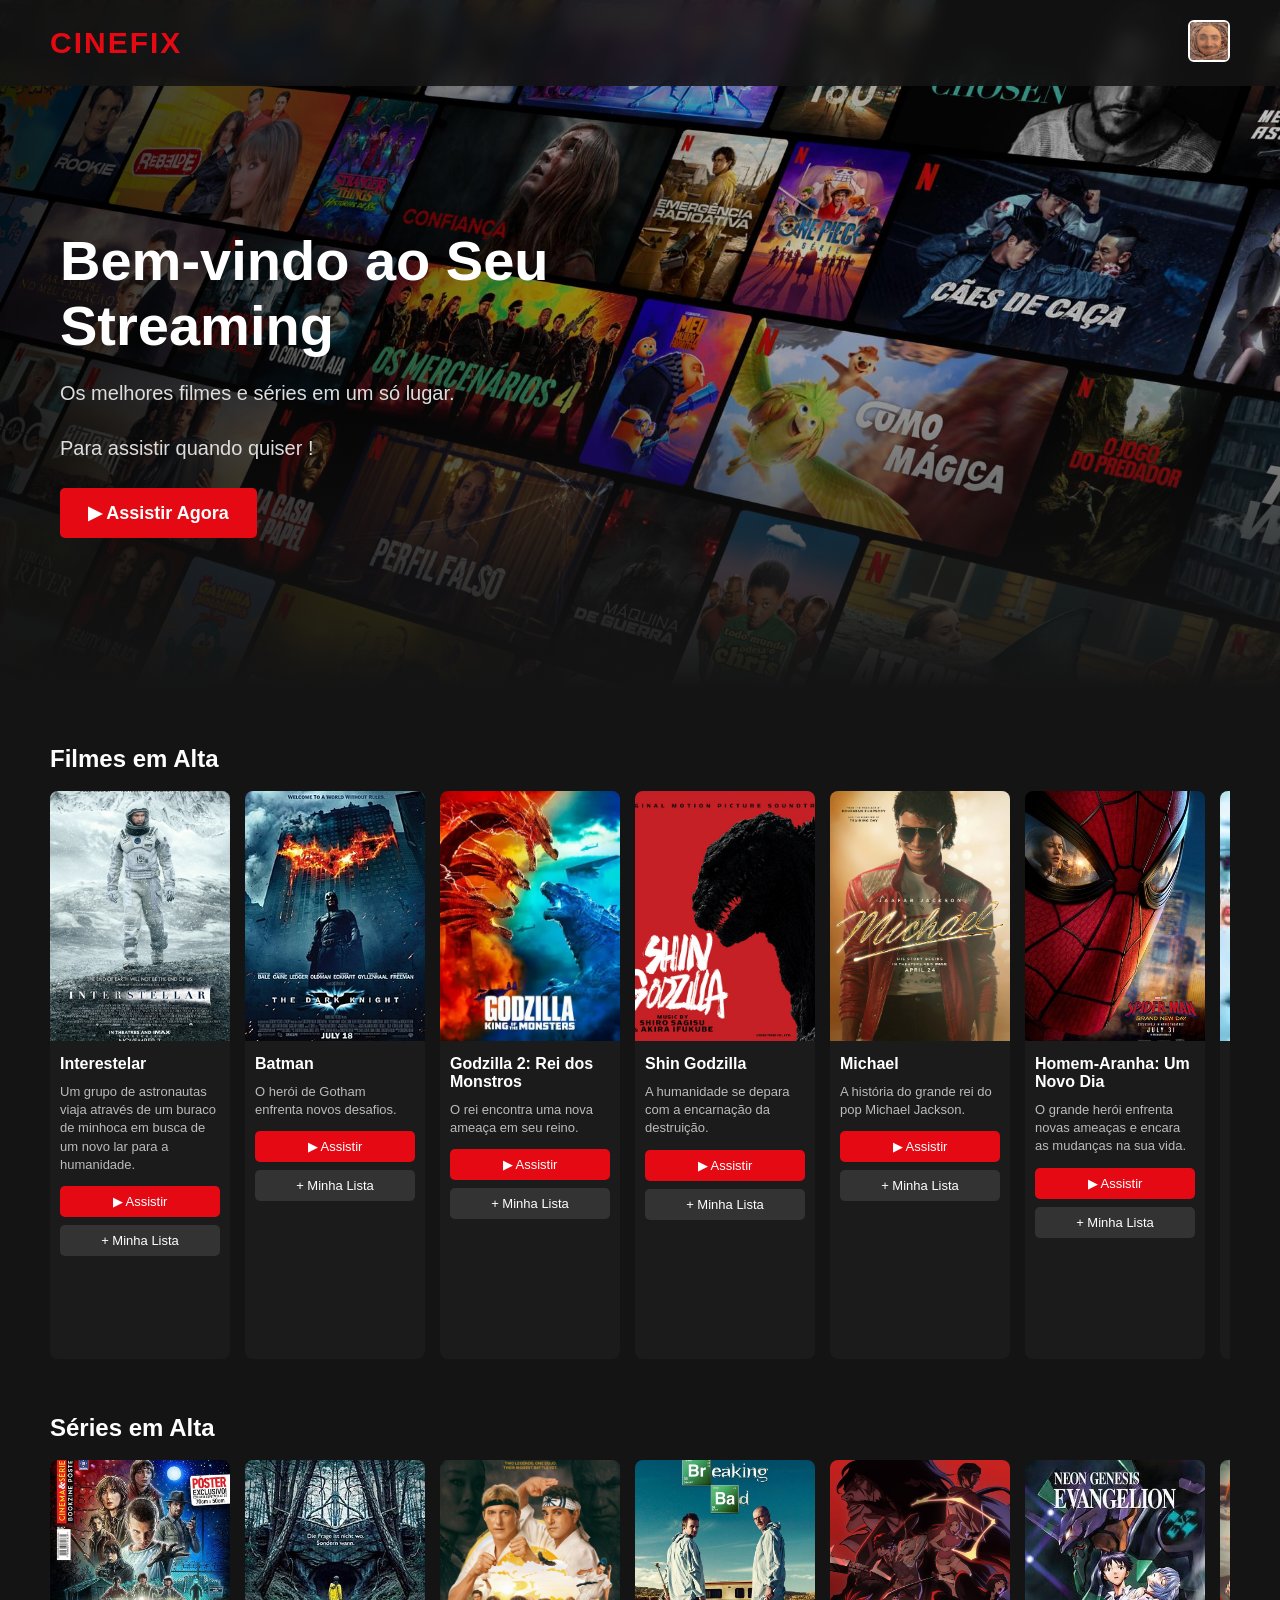
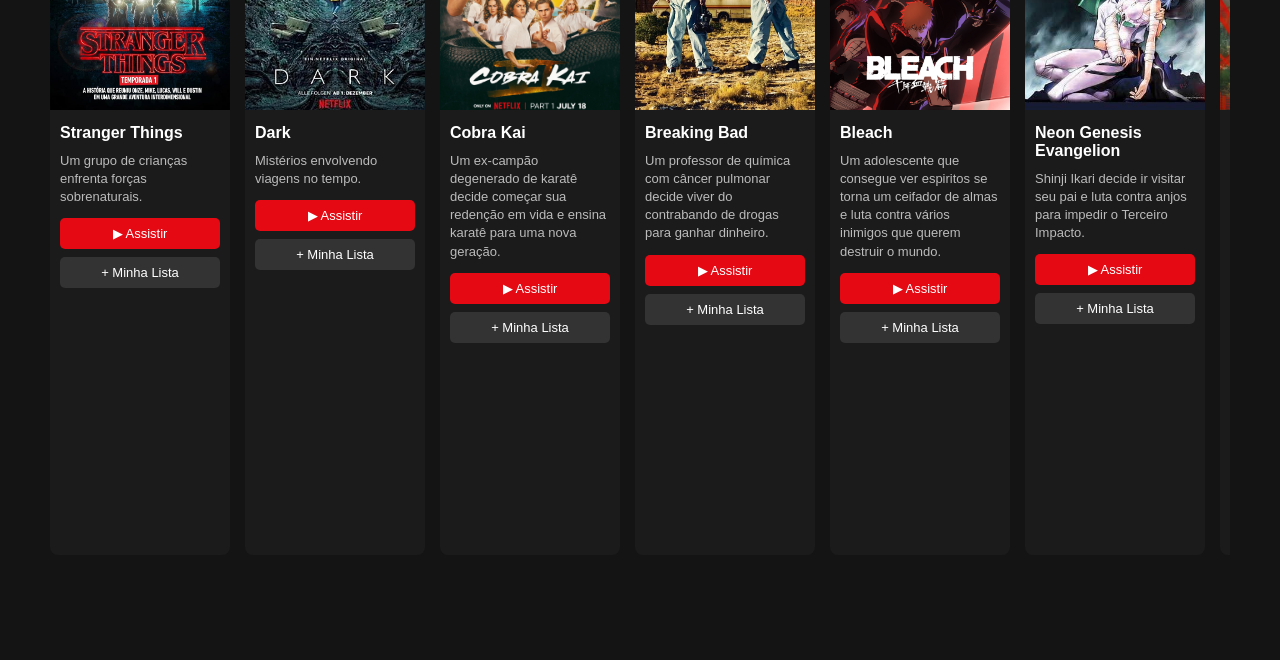
<file: index.html>
<!DOCTYPE html>
<html lang="pt-BR">
<head>
<meta charset="UTF-8">
<meta name="viewport" content="width=device-width, initial-scale=1.0">
<title>Meu Streaming</title>
<link rel="stylesheet" href="style.css">
</head>

<body>

<!-- MENU SUPERIOR -->
<header class="navbar">
    <div class="logo">CINEFIX</div>

    <div class="perfil">
        <img src="Imagens/profdavi.jpeg" class="fotoPerfil">
    </div>
</header>


<!-- BANNER PRINCIPAL -->
<section class="banner">
    <div class="banner-conteudo">
        <h1>Bem-vindo ao Seu Streaming</h1>
        <p>Os melhores filmes e séries em um só lugar.</p>
        <p>Para assistir quando quiser !</p>

        <button class="btnAssistir">
            ▶ Assistir Agora
        </button>
    </div>
</section>


<!-- CONTEÚDO -->
<main class="container">

    <section class="lista">
        <h2>Filmes em Alta</h2>
        <div id="listaFilmes" class="carrossel"></div>
    </section>

    <section class="lista">
        <h2>Séries em Alta</h2>
        <div id="listaSeries" class="carrossel"></div>
    </section>

</main>

<script type="module" src="script.js"></script>

</body>
</html>
</file>
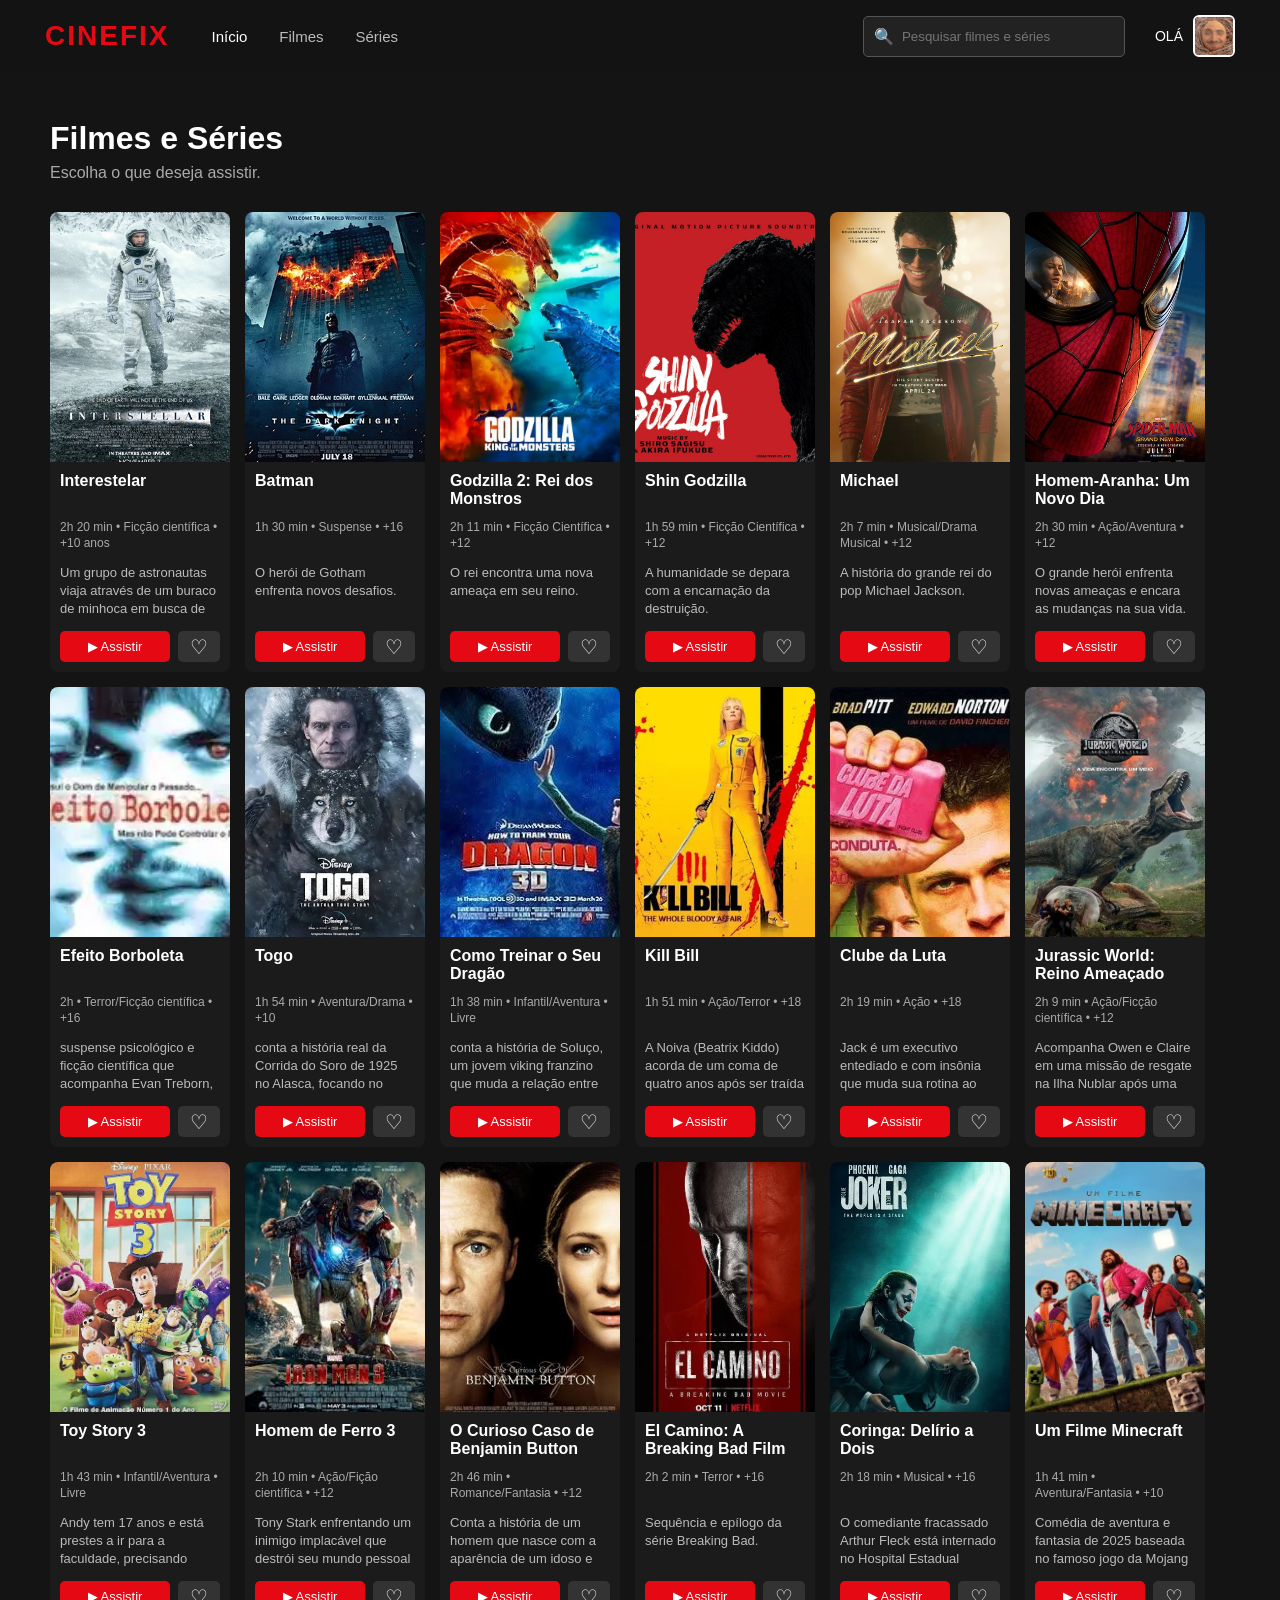
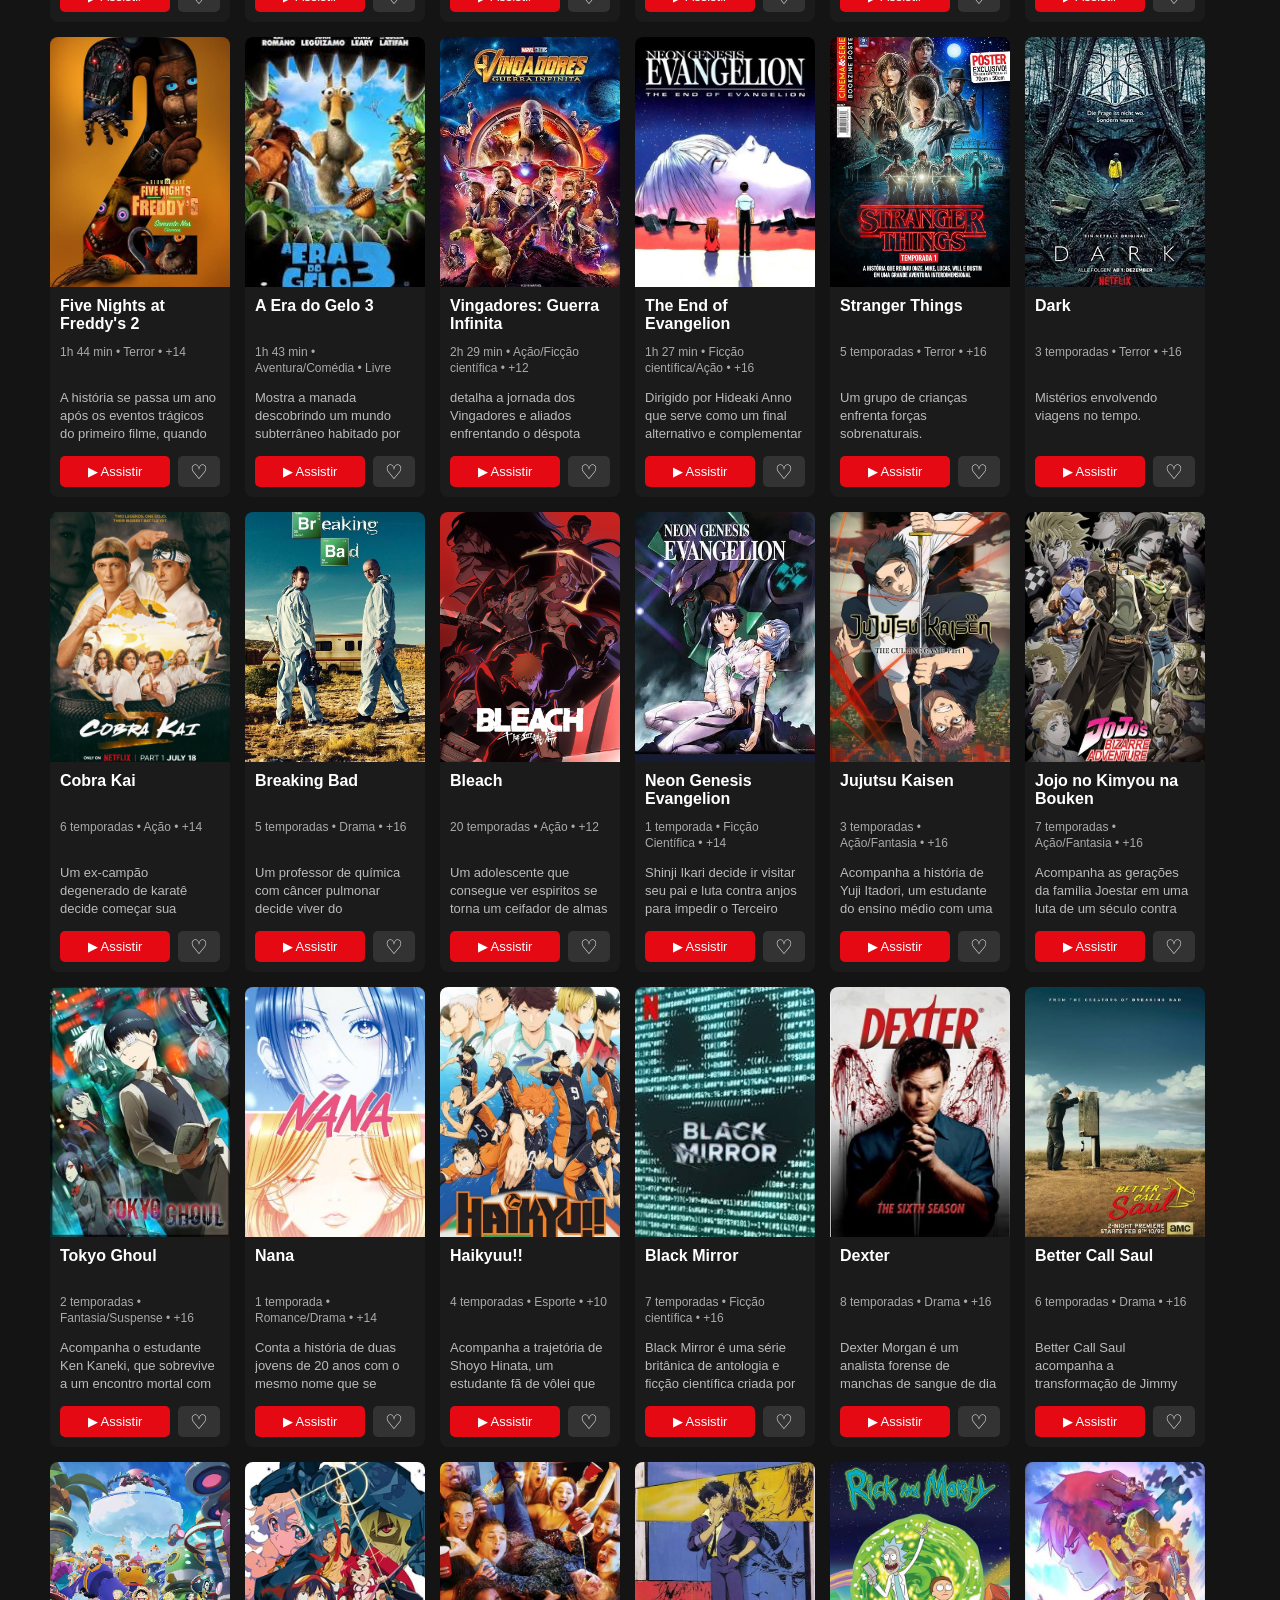
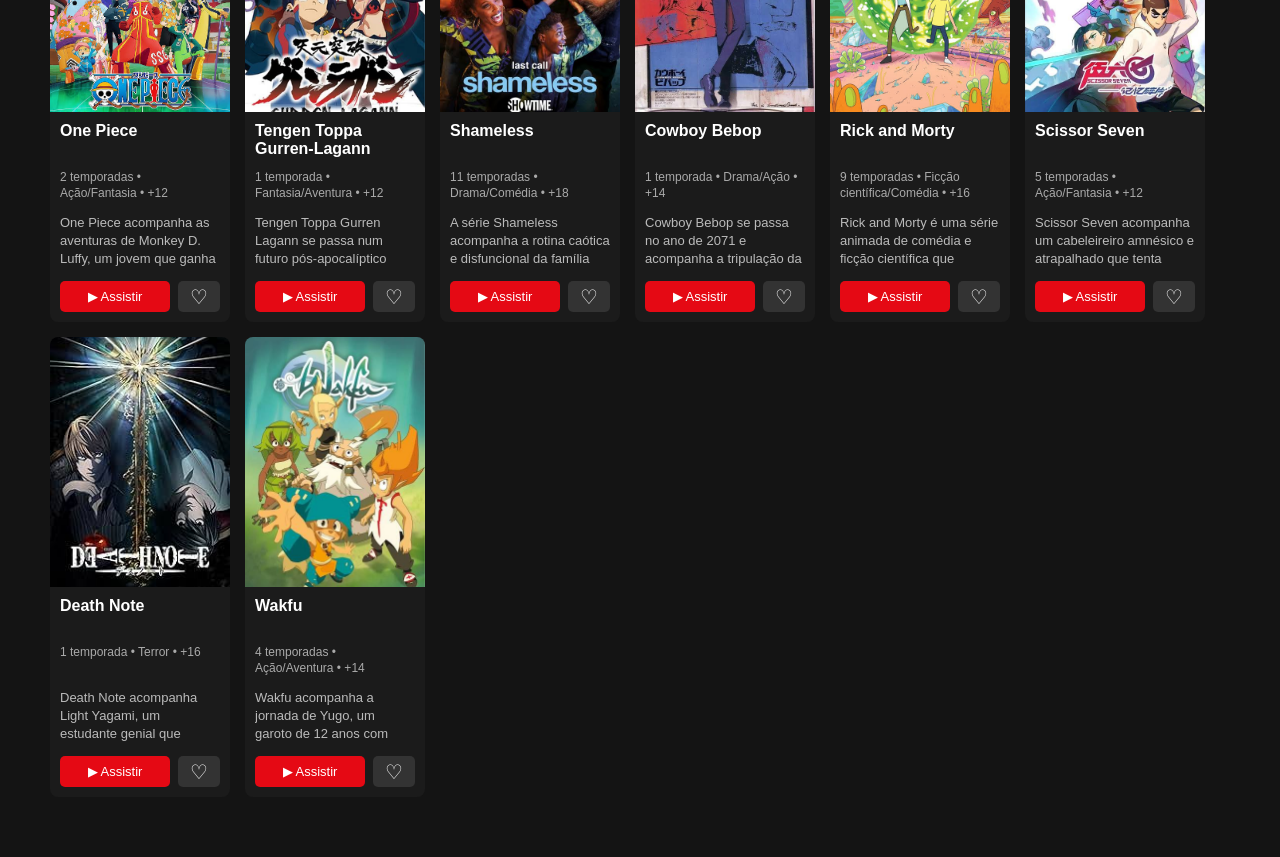
<file: catalogo.html>
<!DOCTYPE html>

<html lang="pt-BR">

<head>

    <meta charset="UTF-8">


    <meta
        name="viewport"
        content="width=device-width, initial-scale=1.0"
    >


    <title>CINEFIX</title>


    <!-- ALTERAÇÃO 21/08 - CSS DO CATÁLOGO -->

    <link
        rel="stylesheet"
        href="catalogo.css"
    >


</head>


<body>



    <!-- ================================= -->
    <!-- ALTERAÇÃO 21/08 - MENU PRINCIPAL -->
    <!-- ================================= -->

    <header class="navbarCatalogo">


        <div class="ladoEsquerdo">


            <div class="logo">

                CINEFIX

            </div>



            <!-- ALTERAÇÃO 21/08 - FILMES / SÉRIES -->

            <nav class="menuCatalogo">


                <button
                    class="menuAtivo"
                    data-tipo="todos"
                >

                    Início

                </button>


                <button data-tipo="filme">

                    Filmes

                </button>


                <button data-tipo="serie">

                    Séries

                </button>


            </nav>


        </div>



        <div class="ladoDireito">



            <!-- ================================= -->
            <!-- ALTERAÇÃO 21/08 - BARRA DE BUSCA -->
            <!-- ================================= -->

            <div class="pesquisa">


                <span>

                    🔍

                </span>


                <input
                    type="text"
                    id="campoPesquisa"
                    placeholder="Pesquisar filmes e séries"
                >


            </div>



            <!-- ================================= -->
            <!-- ALTERAÇÃO 21/08 - PERFIL -->
            <!-- ================================= -->

            <div class="usuario">


                <span class="ola">

                    OLÁ

                </span>


                <img
                    src="Imagens/profdavi.jpeg"
                    class="fotoUsuario"
                    id="fotoUsuario"
                    alt="Perfil"
                >



                <!-- ALTERAÇÃO 21/08 - MENU PERFIL -->

                <div
                    class="menuPerfil"
                    id="menuPerfil"
                >


                    <button id="mostrarFavoritos">

                        ♥ Favoritos

                    </button>


                    <a href="index.html">

                        Sair

                    </a>


                </div>


            </div>


        </div>


    </header>



    <!-- ======================================== -->
    <!-- ALTERAÇÃO 21/08 - CONTEÚDO DO CATÁLOGO -->
    <!-- ======================================== -->

    <main class="conteudoCatalogo">


        <div class="cabecalhoConteudo">


            <h1 id="tituloCatalogo">

                Filmes e Séries

            </h1>


            <p>

                Escolha o que deseja assistir.

            </p>


        </div>



        <!-- ALTERAÇÃO 21/08 - CARDS -->

        <div
            id="gradeCatalogo"
            class="gradeCatalogo"
        >

        </div>


    </main>



    <!-- ALTERAÇÃO 21/08 - JAVASCRIPT DO CATÁLOGO -->

    <script
        type="module"
        src="catalogo.js"
    >
    </script>


</body>

</html>
</file>
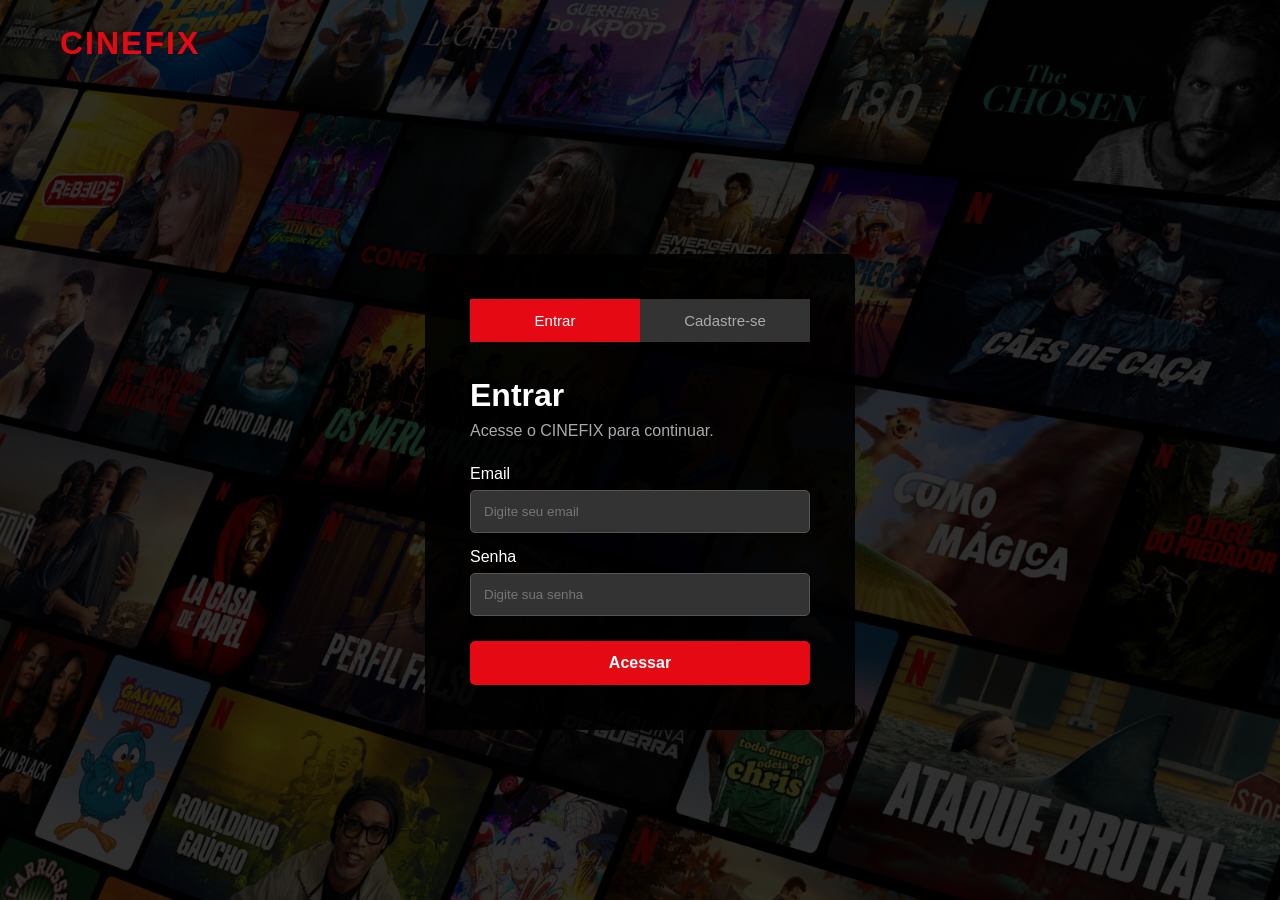
<file: login.html>
<!DOCTYPE html>

<html lang="pt-BR">

<head>

    <meta charset="UTF-8">

    <meta
        name="viewport"
        content="width=device-width, initial-scale=1.0"
    >

    <title>CINEFIX - Entrar</title>

    <!-- ALTERAÇÃO 21/08 - CSS DA PÁGINA DE LOGIN -->
    <link rel="stylesheet" href="login.css">

</head>


<body>


    <!-- ========================================= -->
    <!-- ALTERAÇÃO 21/08 - TOPO DA TELA DE LOGIN -->
    <!-- ========================================= -->

    <header class="topoLogin">

        <a href="index.html" class="logo">

            CINEFIX

        </a>

    </header>



    <!-- ============================================= -->
    <!-- ALTERAÇÃO 21/08 - ÁREA DE LOGIN E CADASTRO -->
    <!-- ============================================= -->

    <main class="areaLogin">


        <div class="caixaLogin">


            <!-- ALTERAÇÃO 21/08 - ESCOLHA LOGIN/CADASTRO -->

            <div class="opcoesLogin">

                <button
                    id="botaoEntrar"
                    class="opcaoAtiva"
                >

                    Entrar

                </button>


                <button id="botaoCadastro">

                    Cadastre-se

                </button>

            </div>



            <!-- ================================= -->
            <!-- ALTERAÇÃO 21/08 - FORMULÁRIO LOGIN -->
            <!-- ================================= -->

            <form id="formLogin">

                <h1>Entrar</h1>


                <p class="subtitulo">

                    Acesse o CINEFIX para continuar.

                </p>


                <label>Email</label>


                <input
                    type="email"
                    placeholder="Digite seu email"
                    required
                >


                <label>Senha</label>


                <input
                    type="password"
                    placeholder="Digite sua senha"
                    required
                >


                <button
                    type="submit"
                    class="botaoPrincipal"
                >

                    Acessar

                </button>

            </form>



            <!-- ===================================== -->
            <!-- ALTERAÇÃO 21/08 - FORMULÁRIO CADASTRO -->
            <!-- ===================================== -->

            <form
                id="formCadastro"
                class="formEscondido"
            >


                <h1>Crie sua conta</h1>


                <p class="subtitulo">

                    Cadastre-se para acessar o catálogo.

                </p>



                <label>Nome</label>

                <input
                    type="text"
                    placeholder="Digite seu nome"
                    required
                >



                <label>Gênero</label>


                <select required>

                    <option value="">

                        Selecione

                    </option>


                    <option value="masculino">

                        Masculino

                    </option>


                    <option value="feminino">

                        Feminino

                    </option>

                </select>



                <label>Data de nascimento</label>


                <input
                    type="date"
                    required
                >



                <label>Email</label>


                <input
                    type="email"
                    placeholder="Digite seu email"
                    required
                >



                <label>Senha</label>


                <input
                    type="password"
                    placeholder="Digite uma senha"
                    required
                >



                <label>Confirmar senha</label>


                <input
                    type="password"
                    placeholder="Digite novamente"
                    required
                >



                <button
                    type="submit"
                    class="botaoPrincipal"
                >

                    Criar conta

                </button>


            </form>


        </div>


    </main>



    <!-- ALTERAÇÃO 21/08 - JAVASCRIPT DO LOGIN -->

    <script src="login.js"></script>


</body>

</html>
</file>
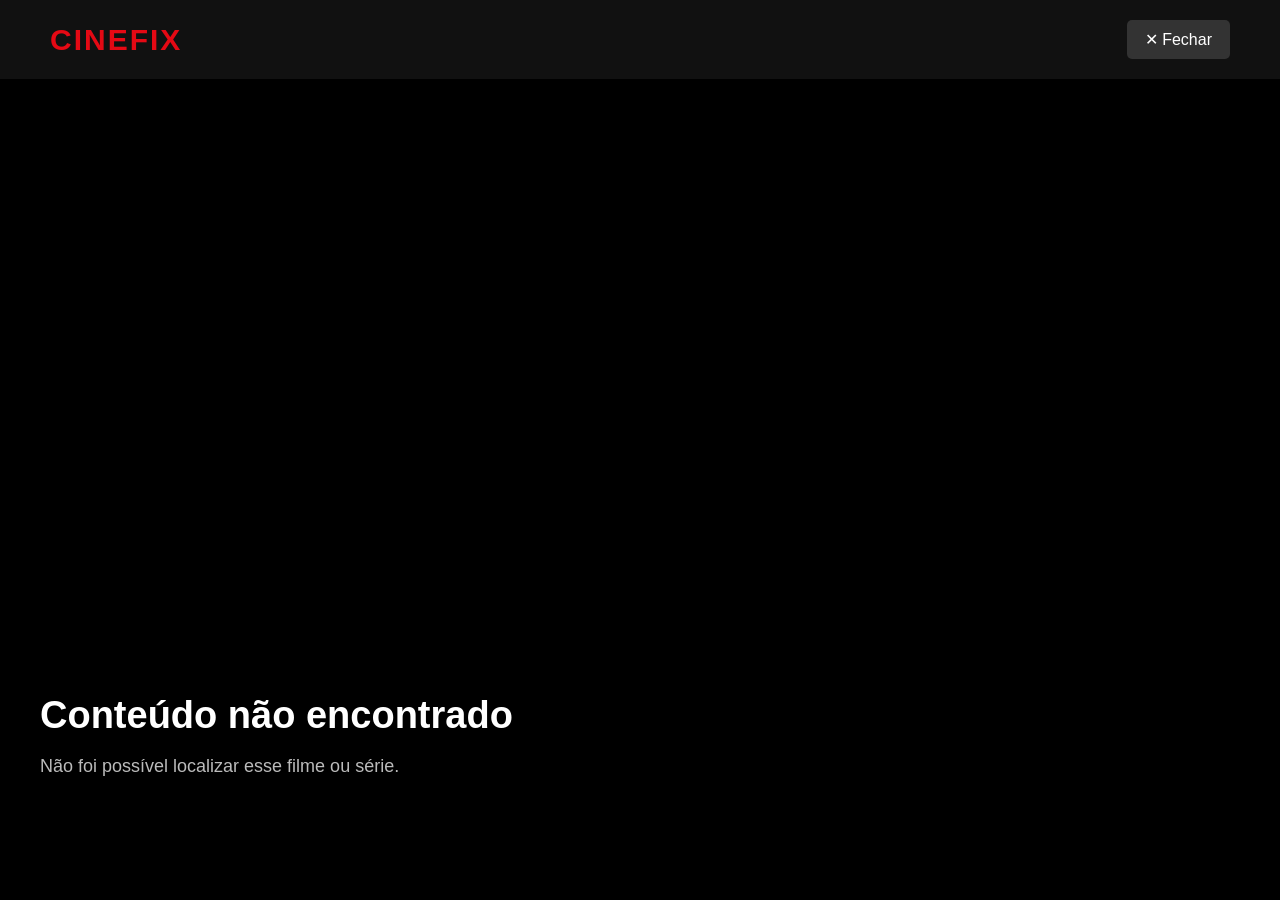
<file: player.html>
<!DOCTYPE html>
<html lang="pt-BR">

<head>
    <meta charset="UTF-8">

    <meta
        name="viewport"
        content="width=device-width, initial-scale=1.0"
    >

    <title>CINEFIX - Assistir</title>

    <link rel="stylesheet" href="style.css">
</head>

<body class="paginaPlayer">

    <!-- MENU -->
    <header class="navbar">

        <div class="logo">CINEFIX</div>

        <a href="index.html" class="voltar">
            ✕ Fechar
        </a>

    </header>


    <!-- PLAYER -->
    <main class="areaPlayer">

        <div class="videoContainer">

            <iframe
                id="playerYoutube"
                src=""
                title="Trailer"
                frameborder="0"
                allow="accelerometer; autoplay; clipboard-write; encrypted-media; gyroscope; picture-in-picture"
                allowfullscreen>
            </iframe>

        </div>


        <!-- INFORMAÇÕES -->
        <section class="infoPlayer">

            <h1 id="tituloPlayer"></h1>

            <p id="descricaoPlayer"></p>

        </section>

    </main>


    <script type="module" src="player.js"></script>

</body>

</html>
</file>
<file: style.css>
/* RESET */
*{
    margin:0;
    padding:0;
    box-sizing:border-box;
}

body{
    font-family: Arial, Helvetica, sans-serif;
    background:#141414;
    color:white;
}

/* NAVBAR */
.navbar{
    position: fixed;
    top: 0;
    width: 100%;
    padding: 20px 50px;
    display: flex;
    justify-content: space-between;
    align-items: center;

    /* CORREÇÃO */
    background: rgba(20, 20, 20, 0.85);
    backdrop-filter: blur(8px);

    z-index: 1000;
}

.logo{
    color:#e50914;
    font-size:30px;
    font-weight:bold;
    letter-spacing:2px;
}

.fotoPerfil{
    width:42px;
    height:42px;
    border-radius:6px;
    border:2px solid white;
}

/* BANNER PRINCIPAL (igual Netflix) */
.banner{
    height:85vh;
    background-image:
    linear-gradient(to top, #141414 10%, transparent 60%),
    linear-gradient(to right, rgba(0,0,0,0.8), transparent 60%),
    url('./Imagens/banner.jpg');   /* coloque sua imagem aqui */

    background-size:cover;
    background-position:center;

    display:flex;
    align-items:center;
    padding-left:60px;
}

.banner-conteudo{
    max-width:500px;
}

.banner h1{
    font-size:56px;
    margin-bottom:20px;
}

.banner p{
    font-size:20px;
    color:#ddd;
    margin-bottom:25px;
    line-height:1.5;
}

/* BOTÃO */
.btnAssistir{
    background:#e50914;
    color:white;
    border:none;
    padding:14px 28px;
    font-size:18px;
    border-radius:5px;
    cursor:pointer;
    transition:0.3s;
    font-weight:bold;
}

.btnAssistir:hover{
    background:#ff1f2d;
    transform:scale(1.05);
}

/* CONTAINER */
.container{
    padding:20px 50px 50px;
    margin-top:-40px;
    position:relative;
    z-index:2;
}

.lista{
    margin-bottom:45px;
}

.lista h2{
    margin-bottom:18px;
    font-size:24px;
}

/* CARROSSEL */
.carrossel{
    display:flex;
    gap:15px;
    overflow-x:auto;
    scroll-behavior:smooth;
    padding-bottom:10px;
}

.carrossel::-webkit-scrollbar{
    display:none;
}

/* CARDS MELHORES */
.card{
    min-width:180px;   /* menor */
    max-width:180px;
    background:#1b1b1b;
    border-radius:8px;
    overflow:hidden;
    transition:0.3s;
    cursor:pointer;
    flex-shrink:0;
}

.card:hover{
    transform:scale(1.08);
    box-shadow:0 10px 25px rgba(0,0,0,0.7);
}

/* IMAGEM MENOR E MAIS BONITA */
.card img{
    width:100%;
    height:250px;
    object-fit:cover;
}

/* TEXTO */
.card h3{
    font-size:16px;
    margin:10px;
}

.card p{
    font-size:13px;
    color:#bbb;
    padding:0 10px 12px;
    line-height:1.4;
}

/* BOTÕES DOS CARDS */
.botoes{
    display:flex;
    flex-direction:column;
    gap:8px;
    padding:0 10px 12px;
}

.botoes button{
    border:none;
    padding:8px;
    border-radius:5px;
    cursor:pointer;
    font-size:13px;
    transition:0.3s;
}

.botoes button:first-child{
    background:#e50914;
    color:white;
}

.botoes button:last-child{
    background:#333;
    color:white;
}

.botoes button:hover{
    transform:scale(1.03);
}

/* ============================= */
/* PÁGINA DO PLAYER */
/* ============================= */

.paginaPlayer{
    background:#000;
}


/* ÁREA PRINCIPAL */

.areaPlayer{
    padding:130px 40px 40px;
    min-height:100vh;
}


/* PLAYER */

.videoContainer{
    width:90%;
    max-width:950px;

    margin:0 auto;

    aspect-ratio:16 / 9;

    background:#000;

    border-radius:8px;
    overflow:hidden;

    box-shadow:0 10px 40px rgba(0,0,0,0.8);
}

/* TELAS MENORES */

@media (max-height:800px){

    .videoContainer{
        max-width:800px;
    }

    .areaPlayer{
        padding-top:110px;
    }

}


.videoContainer iframe{
    width:100%;
    height:100%;
}


/* INFORMAÇÕES */

.infoPlayer{
    max-width:1200px;
    margin:30px auto;
}


.infoPlayer h1{
    font-size:38px;
    margin-bottom:15px;
}


.infoPlayer p{
    font-size:18px;

    color:#bbb;

    max-width:800px;

    line-height:1.6;
}


/* BOTÃO VOLTAR */

.voltar{
    color:white;

    text-decoration:none;

    background:#333;

    padding:10px 18px;

    border-radius:5px;

    transition:0.3s;
}


.voltar:hover{
    background:#e50914;
}


/* BOTÃO PLAY DOS CARDS */

.btnPlay{
    background:#e50914;

    color:white;

    text-decoration:none;

    text-align:center;

    padding:8px;

    border-radius:5px;

    font-size:13px;

    transition:0.3s;
}


.btnPlay:hover{
    background:#ff1f2d;

    transform:scale(1.03);
}
</file>
<file: catalogo.css>
/* ======================================== */
/* ALTERAÇÃO 21/08 - DESIGN DO CATÁLOGO */
/* ======================================== */


*{

    margin:0;

    padding:0;

    box-sizing:border-box;

}


body{

    font-family:
        Arial,
        Helvetica,
        sans-serif;


    background:#141414;

    color:white;

}



/* ================================= */
/* ALTERAÇÃO 21/08 - NAVBAR */
/* ================================= */

.navbarCatalogo{

    position:fixed;


    top:0;


    width:100%;


    padding:15px 45px;


    background:rgba(20,20,20,0.95);


    display:flex;


    justify-content:space-between;

    align-items:center;


    z-index:1000;

}


.ladoEsquerdo,
.ladoDireito{

    display:flex;

    align-items:center;

    gap:30px;

}


.logo{

    color:#e50914;


    font-size:28px;


    font-weight:bold;


    letter-spacing:2px;

}



/* ================================= */
/* ALTERAÇÃO 21/08 - MENU */
/* ================================= */

.menuCatalogo{

    display:flex;

    gap:8px;

}


.menuCatalogo button{

    background:none;

    color:#bbb;


    border:none;


    cursor:pointer;


    font-size:15px;


    padding:10px 12px;

}


.menuCatalogo button:hover,
.menuCatalogo .menuAtivo{

    color:white;

}



/* ================================= */
/* ALTERAÇÃO 21/08 - PESQUISA */
/* ================================= */

.pesquisa{

    display:flex;

    align-items:center;


    background:#222;


    border:1px solid #555;

    border-radius:5px;


    padding:4px 10px;

}


.pesquisa input{

    width:220px;


    background:none;


    border:none;


    outline:none;


    color:white;


    padding:8px;

}



/* ================================= */
/* ALTERAÇÃO 21/08 - PERFIL */
/* ================================= */

.usuario{

    position:relative;


    display:flex;


    align-items:center;


    gap:10px;

}


.ola{

    font-size:14px;

}


.fotoUsuario{

    width:42px;

    height:42px;


    border-radius:6px;


    border:2px solid white;


    cursor:pointer;

}



/* ALTERAÇÃO 21/08 - MENU DO PERFIL */

.menuPerfil{

    position:absolute;


    right:0;

    top:55px;


    width:160px;


    background:#222;


    border:1px solid #444;


    border-radius:5px;


    display:none;


    overflow:hidden;

}


.menuPerfil.aberto{

    display:block;

}


.menuPerfil button,
.menuPerfil a{

    display:block;


    width:100%;


    padding:13px;


    background:none;


    border:none;


    color:white;


    text-align:left;


    text-decoration:none;


    cursor:pointer;

}


.menuPerfil button:hover,
.menuPerfil a:hover{

    background:#333;

}



/* ================================= */
/* ALTERAÇÃO 21/08 - CONTEÚDO */
/* ================================= */

.conteudoCatalogo{

    padding:120px 50px 60px;

}


.cabecalhoConteudo{

    margin-bottom:30px;

}


.cabecalhoConteudo h1{

    font-size:32px;

}


.cabecalhoConteudo p{

    color:#aaa;

    margin-top:7px;

}



/* ================================= */
/* ALTERAÇÃO 21/08 - GRADE DOS CARDS */
/* ================================= */

.gradeCatalogo{

    display:grid;

    grid-template-columns:
        repeat(
            auto-fill,
            180px
        );

    gap:15px;

    justify-content:flex-start;

}



/* ================================= */
/* ALTERAÇÃO 21/08 - CARDS */
/* ================================= */

.cardCatalogo{

    width:180px;

    min-width:180px;

    max-width:180px;

    background:#1b1b1b;

    border-radius:8px;

    overflow:hidden;

    transition:0.3s;

    position:relative;

    display:flex;

    flex-direction:column;

}


.cardCatalogo:hover{

    transform:translateY(-6px);


    box-shadow:
        0 10px 30px rgba(0,0,0,0.7);

}


.cardCatalogo img{

    width:100%;

    height:250px;

    object-fit:cover;

}


.infoCard{

    padding:10px;

    flex:1;

    display:flex;

    flex-direction:column;

}


.infoCard h3{

    font-size:16px;

    margin-bottom:10px;

    min-height:38px;

    overflow:hidden;

}



/* ALTERAÇÃO 21/08 - DURAÇÃO / GÊNERO / CLASSIFICAÇÃO */

.detalhes{

    color:#aaa;

    font-size:12px;

    line-height:1.3;

    min-height:34px;

    margin-bottom:10px;

    overflow:hidden;

}



/* ALTERAÇÃO 21/08 - DESCRIÇÃO */

.descricao{

    color:#bbb;

    font-size:13px;

    line-height:1.4;

    height:55px;

    overflow:hidden;

}



/* ALTERAÇÃO 21/08 - BOTÕES */

.acoesCard{

    display:flex;

    gap:8px;

    margin-top:auto;

    padding-top:12px;

}


.assistirCatalogo{

    flex:1;

    background:#e50914;

    color:white;

    text-decoration:none;

    text-align:center;

    padding:8px;

    border-radius:5px;

    font-size:13px;

}



/* ALTERAÇÃO 21/08 - FAVORITO */

.botaoFavorito{

    width:42px;


    background:#333;


    border:none;


    color:white;


    border-radius:5px;


    font-size:20px;


    cursor:pointer;

}


.botaoFavorito.ativo{

    color:#e50914;

}



/* ALTERAÇÃO 21/08 - SEM RESULTADOS */

.mensagemVazia{

    color:#aaa;


    font-size:18px;

}



/* ================================= */
/* ALTERAÇÃO 21/08 - RESPONSIVIDADE */
/* ================================= */

@media(max-width:800px){


    .navbarCatalogo{

        padding:15px 20px;

    }


    .pesquisa{

        display:none;

    }


    .conteudoCatalogo{

        padding-left:20px;

        padding-right:20px;

    }


}
</file>
<file: login.css>
/* ============================================ */
/* ALTERAÇÃO 21/08 - DESIGN DA TELA DE LOGIN */
/* ============================================ */


*{

    margin:0;

    padding:0;

    box-sizing:border-box;

}


body{

    font-family:
        Arial,
        Helvetica,
        sans-serif;


    background:
        linear-gradient(
            rgba(0,0,0,0.75),
            rgba(0,0,0,0.75)
        ),
        url("Imagens/banner.jpg");


    background-size:cover;

    background-position:center;

    background-attachment:fixed;


    color:white;


    min-height:100vh;

}


/* ALTERAÇÃO 21/08 - LOGO */

.topoLogin{

    padding:25px 60px;

}


.logo{

    color:#e50914;

    font-size:32px;

    font-weight:bold;

    letter-spacing:2px;

    text-decoration:none;

}



/* ALTERAÇÃO 21/08 - ÁREA CENTRAL */

.areaLogin{

    min-height:calc(100vh - 90px);


    display:flex;

    justify-content:center;

    align-items:center;


    padding:30px;

}



/* ALTERAÇÃO 21/08 - CAIXA DE LOGIN */

.caixaLogin{

    width:100%;

    max-width:430px;


    background:rgba(0,0,0,0.88);


    padding:45px;


    border-radius:8px;

}



/* ALTERAÇÃO 21/08 - BOTÕES ENTRAR / CADASTRO */

.opcoesLogin{

    display:flex;

    margin-bottom:35px;

}


.opcoesLogin button{

    width:50%;


    border:none;


    background:#333;

    color:#aaa;


    padding:13px;


    cursor:pointer;

    font-size:15px;

}


.opcoesLogin .opcaoAtiva{

    background:#e50914;

    color:white;

}



/* ALTERAÇÃO 21/08 - TEXTOS */

.caixaLogin h1{

    margin-bottom:8px;

}


.subtitulo{

    color:#aaa;

    margin-bottom:25px;

}


.caixaLogin label{

    display:block;


    margin-top:15px;

    margin-bottom:7px;

}



/* ALTERAÇÃO 21/08 - CAMPOS */

.caixaLogin input,
.caixaLogin select{

    width:100%;


    padding:13px;


    background:#333;


    border:1px solid #555;

    border-radius:5px;


    color:white;


    outline:none;

}


.caixaLogin input:focus,
.caixaLogin select:focus{

    border-color:#e50914;

}



/* ALTERAÇÃO 21/08 - BOTÃO PRINCIPAL */

.botaoPrincipal{

    width:100%;


    margin-top:25px;


    padding:13px;


    background:#e50914;


    color:white;


    border:none;

    border-radius:5px;


    font-size:16px;

    font-weight:bold;


    cursor:pointer;

}


.botaoPrincipal:hover{

    background:#ff1f2d;

}



/* ALTERAÇÃO 21/08 - ESCONDER CADASTRO */

.formEscondido{

    display:none;

}
</file>
